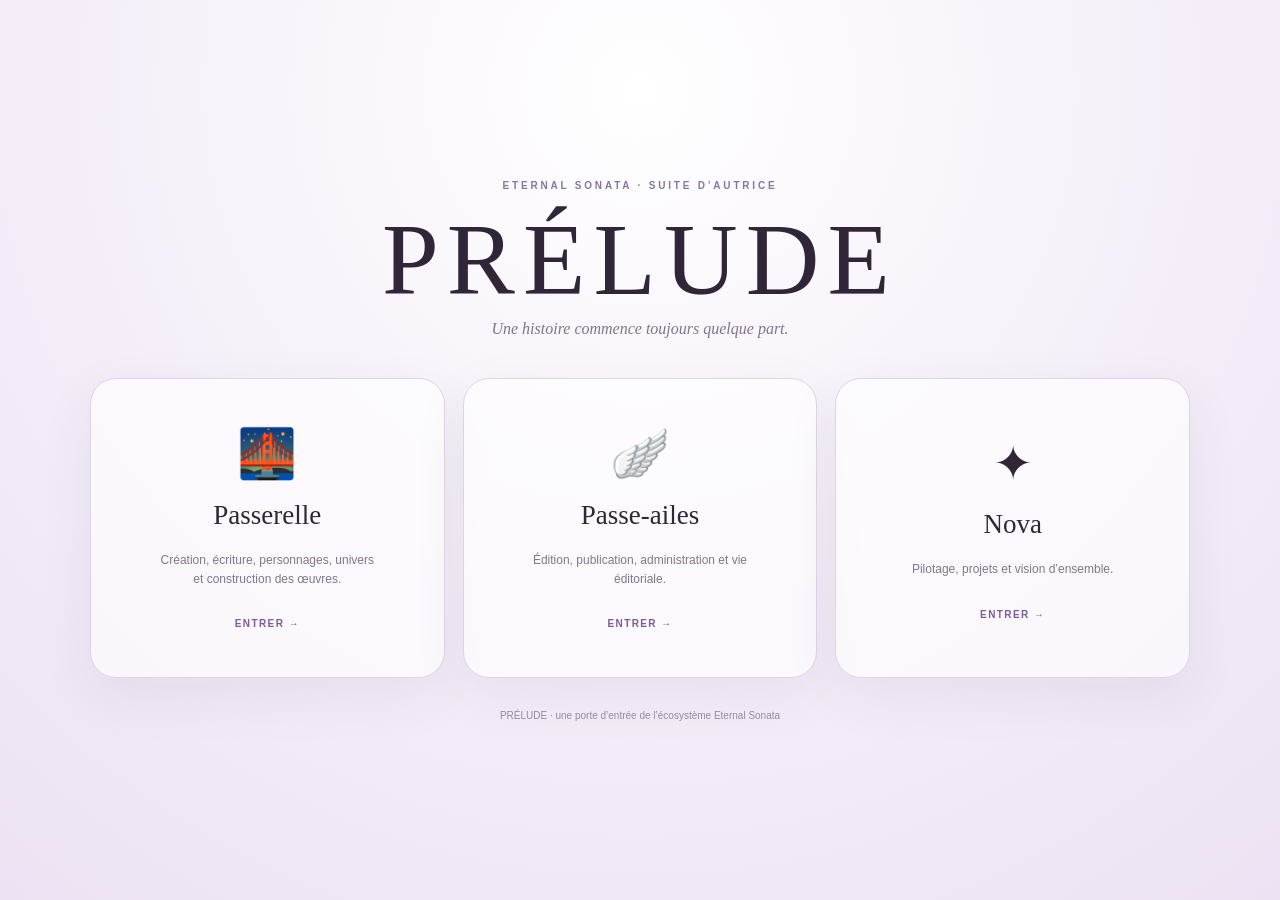
<file: index.html>
<!doctype html><html lang="fr"><head><meta charset="utf-8"><meta name="viewport" content="width=device-width,initial-scale=1"><title>Prélude</title>
<style>*{box-sizing:border-box}body{margin:0;min-height:100vh;display:grid;place-items:center;padding:28px;background:radial-gradient(circle at 50% 10%,#fff,#f7f1fa 45%,#ece2f3);color:#302638;font-family:Georgia,serif}main{width:min(1100px,100%);text-align:center}.eyebrow{font:700 10px Arial;letter-spacing:.28em;color:#8b74a1}.title{font-size:clamp(52px,10vw,102px);font-weight:400;letter-spacing:.08em;margin:10px 0 2px}.tag{color:#81748a;font-style:italic;margin:0 0 40px}.doors{display:grid;grid-template-columns:repeat(3,1fr);gap:18px}.door{min-height:300px;display:flex;flex-direction:column;justify-content:center;align-items:center;padding:28px;text-decoration:none;color:inherit;border:1px solid #dfd4e5;border-radius:26px;background:#ffffffa8;box-shadow:0 18px 55px #3d2a4b12;transition:.2s}.door:hover{transform:translateY(-5px);box-shadow:0 24px 65px #3d2a4b20}.icon{font-size:48px}.door h2{font-size:27px;font-weight:400;margin:18px 0 8px}.door p{font:12px/1.6 Arial;color:#82768a;max-width:220px}.enter{margin-top:17px;font:800 10px Arial;letter-spacing:.14em;color:#7e5b9b}.footer{margin-top:32px;font:10px Arial;color:#95899d}@media(max-width:760px){.doors{grid-template-columns:1fr}.door{min-height:185px}.tag{margin-bottom:25px}}</style></head>
<body><main><div class="eyebrow">ETERNAL SONATA · SUITE D’AUTRICE</div><h1 class="title">PRÉLUDE</h1><p class="tag">Une histoire commence toujours quelque part.</p><section class="doors">
<a class="door" href="passerelle.html"><div class="icon">🌉</div><h2>Passerelle</h2><p>Création, écriture, personnages, univers et construction des œuvres.</p><span class="enter">ENTRER →</span></a>
<a class="door" href="passe-ailes.html"><div class="icon">🪽</div><h2>Passe-ailes</h2><p>Édition, publication, administration et vie éditoriale.</p><span class="enter">ENTRER →</span></a>
<a class="door" href="nova.html"><div class="icon">✦</div><h2>Nova</h2><p>Pilotage, projets et vision d’ensemble.</p><span class="enter">ENTRER →</span></a>
</section><div class="footer">PRÉLUDE · une porte d’entrée de l’écosystème Eternal Sonata</div></main></body></html>
</file>
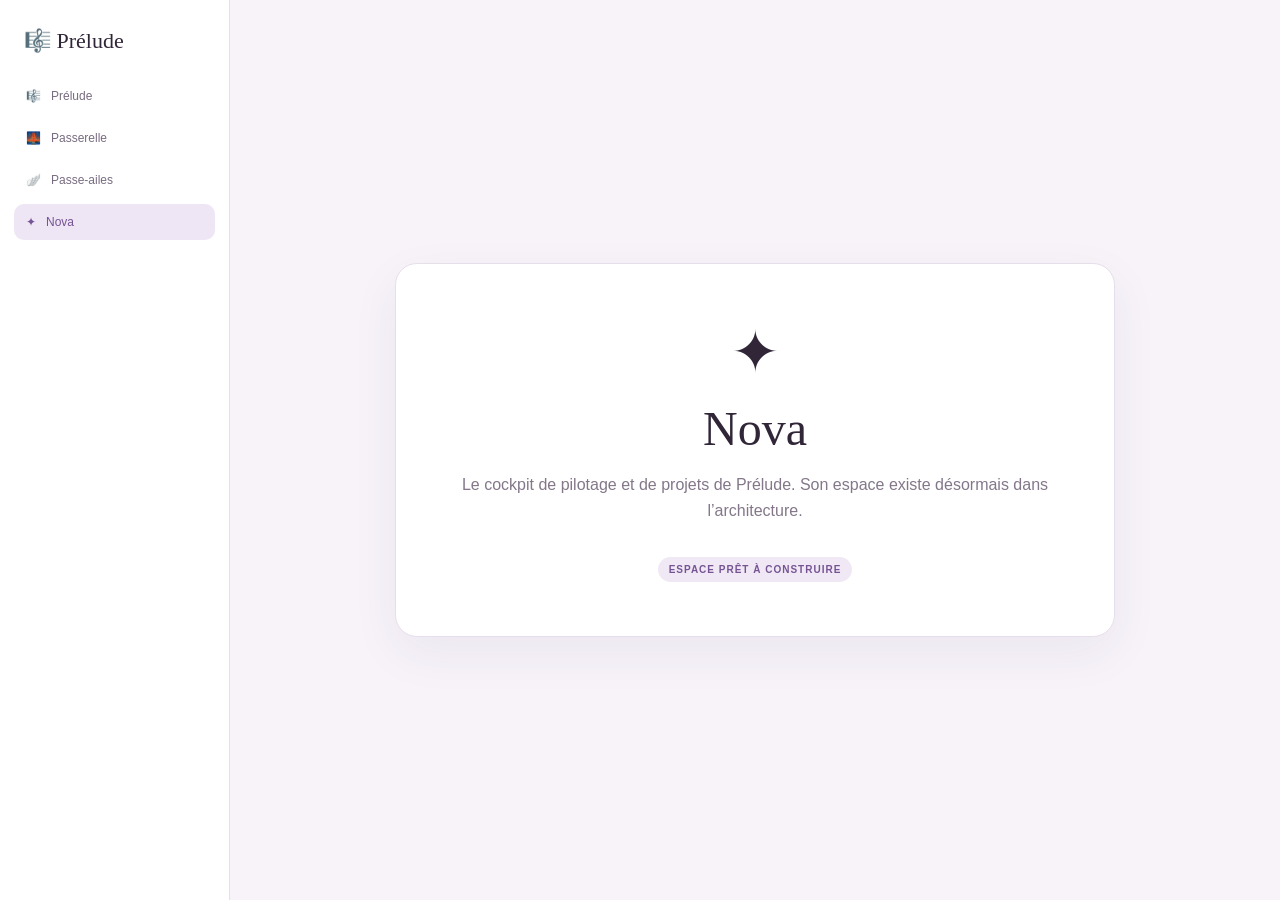
<file: nova.html>
<!doctype html><html lang="fr"><head><meta charset="utf-8"><meta name="viewport" content="width=device-width,initial-scale=1"><title>Nova · Prélude</title><style>*{box-sizing:border-box}body{margin:0;background:#f7f3f9;color:#302638;font-family:Arial}aside{position:fixed;inset:0 auto 0 0;width:230px;background:white;border-right:1px solid #e7deeb;padding:22px 14px}.brand{font:22px Georgia;padding:6px 10px 24px}nav{display:grid;gap:6px}nav a{display:flex;gap:10px;padding:11px 12px;border-radius:10px;text-decoration:none;color:#786c80;font-size:12px}nav a.active,nav a:hover{background:#eee5f5;color:#755394}main{margin-left:230px;min-height:100vh;display:grid;place-items:center;padding:28px}.empty{width:min(720px,100%);text-align:center;background:white;border:1px solid #e7deeb;border-radius:22px;padding:54px 30px;box-shadow:0 16px 50px #3626400f}.icon{font-size:58px}h1{font:400 48px Georgia;margin:15px 0 8px}p{color:#837789;line-height:1.6}.badge{display:inline-block;margin-top:18px;padding:7px 11px;border-radius:999px;background:#f0e8f5;color:#765494;font-size:10px;font-weight:800;letter-spacing:.1em}@media(max-width:700px){aside{position:static;width:auto}aside nav{grid-template-columns:repeat(4,1fr)}nav a{justify-content:center}nav a span{display:none}main{margin-left:0}}</style></head><body><aside><div class="brand">🎼 Prélude</div><nav><a href="index.html" class="">🎼<span>Prélude</span></a><a href="passerelle.html" class="">🌉<span>Passerelle</span></a><a href="passe-ailes.html" class="">🪽<span>Passe-ailes</span></a><a href="nova.html" class="active">✦<span>Nova</span></a></nav></aside><main><section class="empty"><div class="icon">✦</div><h1>Nova</h1><p>Le cockpit de pilotage et de projets de Prélude. Son espace existe désormais dans l’architecture.</p><span class="badge">ESPACE PRÊT À CONSTRUIRE</span></section></main></body></html>
</file>
